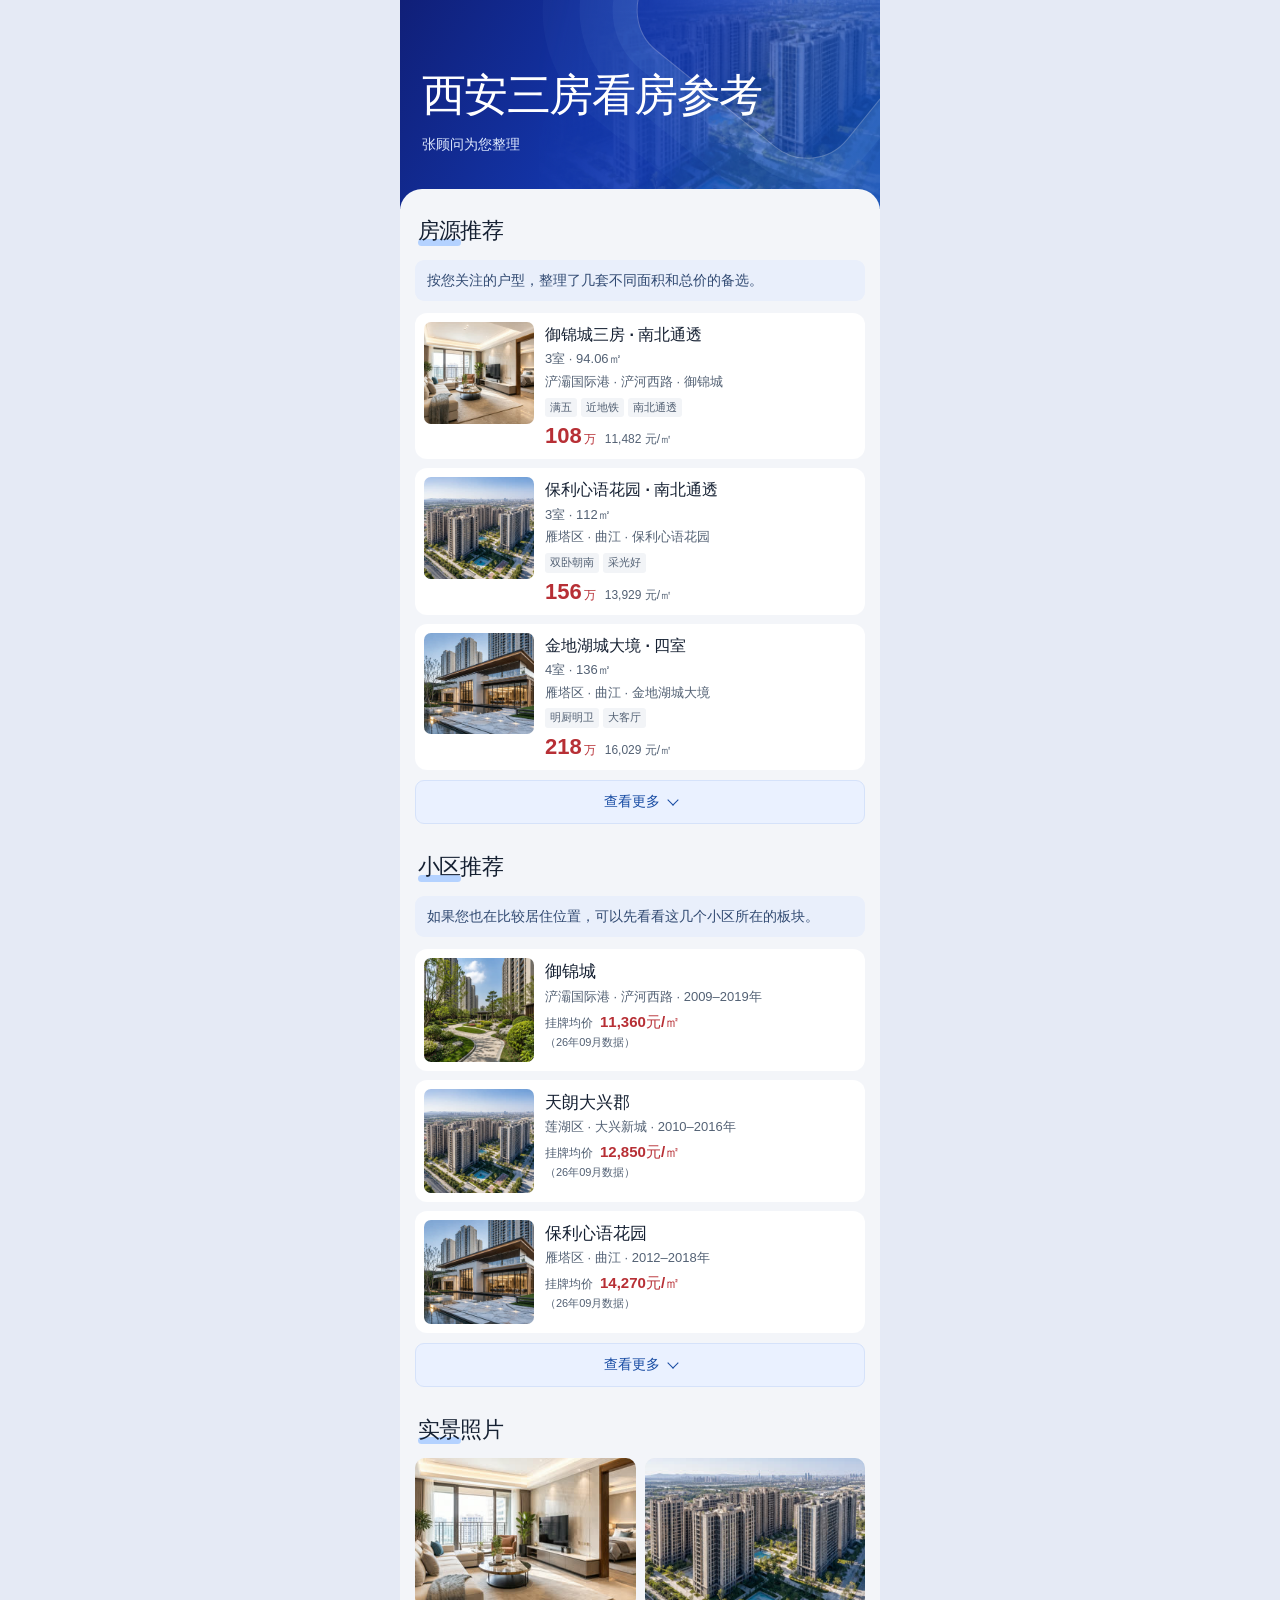
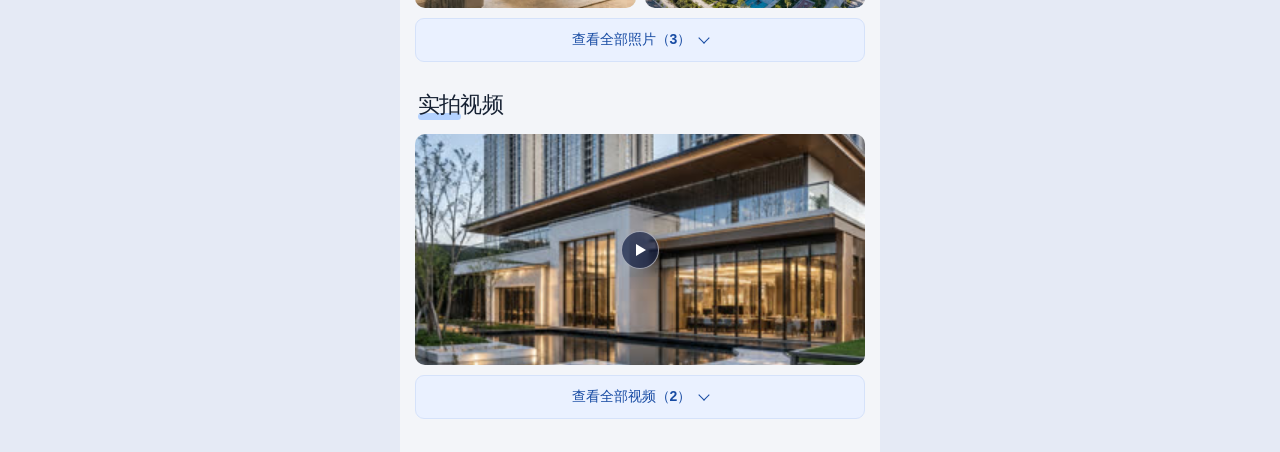
<file: 微信淘房小程序/小B资料库-专属报告原型.html>
<!doctype html>
<html lang="zh-CN">
<head>
<meta charset="utf-8">
<meta name="viewport" content="width=device-width, initial-scale=1, viewport-fit=cover">
<title>专属报告</title>
<style>
:root {
  font-family: -apple-system, BlinkMacSystemFont, "PingFang SC", "Microsoft YaHei", sans-serif;
  color: #152032;
  background: #e5eaf5;
  font-synthesis: none;
}
* { box-sizing: border-box; }
[hidden] { display: none !important; }
body { margin: 0; }
button { font: inherit; }
button:focus-visible { outline: 3px solid #3782ff; outline-offset: 3px; }
.report { max-width: 480px; min-height: 100vh; margin: auto; background: #f3f5f9; }
.hero {
  position: relative;
  isolation: isolate;
  overflow: hidden;
  padding: 0 max(22px, env(safe-area-inset-right)) 54px max(22px, env(safe-area-inset-left));
  color: #fff;
  background: linear-gradient(121deg, #101f78 0%, #143cb8 58%, #2377e8 100%);
}
.hero::before, .hero::after {
  content: "";
  position: absolute;
  z-index: -1;
  pointer-events: none;
}
.hero::before {
  inset: 0 0 0 29%;
  background: linear-gradient(114deg, #1443bd 8%, #1150c254 62%, #092d8de0),
    url("../有客App/thumb-skyline.jpg") center 64% / cover;
  mask-image: linear-gradient(102deg, transparent 3%, #000 67%);
  opacity: .54;
}
.hero::after {
  width: 255px;
  height: 240px;
  top: -116px;
  right: -40px;
  border: 1px solid #fff4;
  border-radius: 52px;
  transform: rotate(39deg);
  box-shadow: 0 0 0 24px #9ed0ff12, 0 0 0 57px #9ed0ff0d, 0 0 0 91px #9ed0ff09;
}
.hero-top { min-height: 69px; padding-top: max(18px, env(safe-area-inset-top)); }
.return-button {
  display: grid;
  place-items: center;
  width: 44px;
  height: 44px;
  margin-left: -12px;
  padding: 0;
  border: 0;
  background: transparent;
  color: #fff;
  cursor: pointer;
}
.return-button[hidden] { display: none; }
.return-button::before {
  content: "";
  width: 10px;
  height: 10px;
  border-left: 2px solid currentColor;
  border-bottom: 2px solid currentColor;
  transform: rotate(45deg);
}
.hero h1 {
  margin: 0;
  max-width: 100%;
  font-size: clamp(31px, 9.4vw, 44px);
  font-weight: 800;
  letter-spacing: -.035em;
  line-height: 1.2;
  overflow-wrap: anywhere;
}
.author { margin: 12px 0 0; color: #e0eaff; font-size: 14px; line-height: 1.5; overflow-wrap: anywhere; }
.content {
  position: relative;
  margin-top: -20px;
  border-radius: 22px 22px 0 0;
  background: #f3f5f9;
  padding: 27px 15px calc(33px + env(safe-area-inset-bottom));
}
.floor + .floor { margin-top: 28px; }
.floor-title {
  width: fit-content;
  position: relative;
  isolation: isolate;
  margin: 0 0 13px 3px;
  font-size: 22px;
  line-height: 1.4;
  font-weight: 780;
  letter-spacing: -.035em;
}
.floor-title::after {
  content: "";
  position: absolute;
  z-index: -1;
  bottom: 1px;
  left: 0;
  width: 43px;
  height: 7px;
  border-radius: 4px;
  background: #b4d2ff;
}
.floor-desc {
  margin: 0 0 12px;
  padding: 10px 12px;
  border-radius: 9px;
  color: #314a72;
  background: #e9effb;
  font-size: 14px;
  line-height: 1.55;
  white-space: pre-wrap;
  overflow-wrap: anywhere;
}
.recommendations { display: grid; gap: 9px; }
.more-recommendations { display: grid; gap: 9px; margin-top: 9px; }
.more-recommendations[hidden] { display: none; }
.more-button {
  display: flex;
  align-items: center;
  justify-content: center;
  gap: 9px;
  width: 100%;
  min-height: 44px;
  margin-top: 10px;
  border: 1px solid #d5e2fa;
  border-radius: 9px;
  background: #eaf1ff;
  color: #174ba3;
  font-size: 14px;
  font-weight: 680;
  cursor: pointer;
}
.more-button:active { background: #dce9ff; }
.more-button::after {
  content: "";
  width: 7px;
  height: 7px;
  border-right: 1.5px solid currentColor;
  border-bottom: 1.5px solid currentColor;
  transform: translateY(-2px) rotate(45deg);
}
.more-button[aria-expanded="true"]::after { transform: translateY(2px) rotate(225deg); }
@media (prefers-reduced-motion: no-preference) {
  .more-recommendations:not([hidden]) { animation: reveal .2s ease-out; }
  @keyframes reveal { from { opacity: 0; transform: translateY(-4px); } to { opacity: 1; transform: translateY(0); } }
}
.recommendation {
  display: grid;
  grid-template-columns: clamp(74px, 25vw, 110px) minmax(0, 1fr);
  gap: 11px;
  padding: 9px;
  align-items: start;
  background: #fff;
  border-radius: 12px;
}
.cover { position: relative; overflow: hidden; background: #dde6f4; }
.recommendation .cover { aspect-ratio: 1.08; border-radius: 7px; }
.cover img, .cover video { display: block; width: 100%; height: 100%; object-fit: cover; }
.card-copy { min-width: 0; padding: 2px 0; text-align: left; }
.card-title { margin: 0; font-size: 16px; line-height: 1.38; font-weight: 750; overflow-wrap: anywhere; }
.card-meta, .card-place { margin: 4px 0 0; color: #536174; font-size: 13px; line-height: 1.45; overflow-wrap: anywhere; }
.card-price {
  margin: 6px 0 0;
  color: #b72f35;
  font-size: 22px;
  line-height: 1.05;
  font-weight: 790;
  font-variant-numeric: tabular-nums;
}
.card-price span { margin-left: 2px; font-size: 12px; font-weight: 700; }
.price-row { display: flex; align-items: baseline; flex-wrap: wrap; gap: 4px 9px; margin-top: 7px; }
.price-row .card-price { margin: 0; }
.unit-price { font-size: 12px; color: #536174; }
.property-tags { display: flex; flex-wrap: wrap; gap: 4px; margin: 6px 0 0; }
.property-tag { border-radius: 3px; padding: 2px 5px; font-size: 11px; line-height: 1.4; color: #536174; background: #f2f4f7; }
.community .cover { aspect-ratio: 1.06; }
.community .card-title { font-size: 17px; }
.market-price { display: flex; flex-wrap: wrap; align-items: baseline; gap: 3px 7px; margin: 6px 0 0; font-size: 12px; color: #536174; }
.market-price strong { color: #b72f35; font-size: 15px; font-variant-numeric: tabular-nums; }
.market-month { flex-basis: 100%; font-size: 11px; color: #536174; }
.media-grid { display: grid; grid-template-columns: repeat(2, minmax(0, 1fr)); gap: 9px; }
.media-card {
  display: block;
  width: 100%;
  padding: 0;
  border: 0;
  border-radius: 10px;
  overflow: hidden;
  cursor: pointer;
}
.media-card .cover { aspect-ratio: 1.47; }
.media-card:only-child { grid-column: 1 / -1; }
.media-card:only-child .cover { aspect-ratio: 1.95; }
.play {
  position: absolute;
  inset: 50% auto auto 50%;
  transform: translate(-50%, -50%);
  display: grid;
  place-items: center;
  width: 38px;
  height: 38px;
  border: 1px solid #fff8;
  border-radius: 50%;
  background: #0d193eaa;
}
.play::after {
  content: "";
  margin-left: 2px;
  border-block: 6px solid transparent;
  border-left: 10px solid white;
}
.viewer {
  width: 100%;
  height: 100%;
  max-width: none;
  max-height: none;
  padding: 56px 18px 20px;
  border: 0;
  background: #0b1222f5;
  color: #fff;
}
.viewer[open] { display: grid; place-items: center; }
.viewer-content { text-align: center; }
.viewer-content img, .viewer-content video { display: block; max-width: 100%; max-height: 79vh; border-radius: 8px; }
.viewer-close {
  position: absolute;
  top: max(16px, env(safe-area-inset-top));
  right: 16px;
  width: 44px;
  height: 44px;
  border: 0;
  border-radius: 50%;
  background: #fff3;
  color: #fff;
  font-size: 26px;
  cursor: pointer;
}
.page-error { margin: 14px 0; color: #536174; text-align: center; }
</style>
</head>
<body>
<div class="report">
  <header class="hero">
    <div class="hero-top"><button class="return-button" type="button" aria-label="返回" hidden></button></div>
    <h1 id="report-title"></h1>
    <p class="author" hidden></p>
  </header>
  <main id="report-content" class="content"></main>
</div>
<dialog id="viewer" class="viewer" aria-label="查看素材">
  <button class="viewer-close" type="button" aria-label="关闭">×</button>
  <div class="viewer-content"></div>
</dialog>
<script src="../report-shared.js"></script>
<script>
const params = new URLSearchParams(location.search);
const floors = {
  房源: { id: 'houses', title: '房源推荐' },
  小区: { id: 'communities', title: '小区推荐' },
  图片: { id: 'images', title: '实景照片' },
  视频: { id: 'videos', title: '实拍视频' }
};
const demo = {
  房源: [
    { ...ReportPrototype.houseExamples['101140402577'], title: '御锦城三房 · 南北通透', cover: 'thumb-living.jpg', room: 3, area: 94.06, price: 108, community: '御锦城', district: '浐灞国际港', block: '浐河西路' },
    { ...ReportPrototype.houseExamples.S4624826410476559, title: '保利心语花园 · 南北通透', cover: 'thumb-skyline.jpg', room: 3, area: 112, price: 156, community: '保利心语花园', district: '雁塔区', block: '曲江' },
    { ...ReportPrototype.houseExamples['101139343423'], title: '金地湖城大境 · 四室', cover: 'thumb-video.jpg', room: 4, area: 136, price: 218, community: '金地湖城大境', district: '雁塔区', block: '曲江' },
    { ...ReportPrototype.houseExamples.S8624826410476521, title: '龙湖香醍国际 · 三室', cover: 'thumb-community.jpg', room: 3, area: 128, price: 188, community: '龙湖香醍国际', district: '灞桥区', block: '浐灞' }
  ],
  小区: [
    { title: '御锦城', cover: 'thumb-community.jpg', district: '浐灞国际港', block: '浐河西路' },
    { title: '天朗大兴郡', cover: 'thumb-skyline.jpg', district: '莲湖区', block: '大兴新城' },
    { title: '保利心语花园', cover: 'thumb-video.jpg', district: '雁塔区', block: '曲江' },
    { title: '龙湖香醍国际', cover: 'thumb-community.jpg', district: '灞桥区', block: '浐灞' }
  ].map(item => ({ ...ReportPrototype.communityExamples[item.title], ...item })),
  图片: [
    { title: '室内实景', cover: 'thumb-living.jpg', assetRef: 'asset-1' },
    { title: '小区环境', cover: 'thumb-community.jpg', assetRef: 'asset-5' },
    { title: '周边街景', cover: 'thumb-skyline.jpg', assetRef: 'asset-photo-3' },
    { title: '公共空间', cover: 'thumb-video.jpg', assetRef: 'asset-photo-4' }
  ],
  视频: [
    { title: '看房实拍', cover: 'thumb-video.jpg', assetRef: 'asset-2' },
    { title: '小区实拍', cover: 'thumb-community.jpg', assetRef: 'asset-video-2' }
  ]
};
const demoDescriptions = {
  房源: '按您关注的户型，整理了几套不同面积和总价的备选。',
  小区: '如果您也在比较居住位置，可以先看看这几个小区所在的板块。'
};
const fromReport = ['items', 'covers', 'details', 'descs'].some(key => params.has(key));
const reportOrder = params.has('components')
  ? [...new Set(params.get('components').split(',').filter(kind => Object.hasOwn(floors, kind)))]
  : Object.keys(floors);

function readObject(key) {
  try { return JSON.parse(params.get(key)) || {}; }
  catch { return {}; }
}

const titles = readObject('items');
const covers = readObject('covers');
const details = readObject('details');
const descriptions = fromReport ? readObject('descs') : demoDescriptions;
const main = document.getElementById('report-content');

function node(tag, className, text) {
  const element = document.createElement(tag);
  if (className) element.className = className;
  if (text) element.textContent = text;
  return element;
}

function fileUrl(value) {
  if (typeof value !== 'string' || !value.trim()) return '';
  if (/^(blob:|https?:|data:)/.test(value)) return value;
  return '../有客App/' + value;
}

function buildCover(item, kind) {
  const cover = node('div', 'cover');
  const url = fileUrl(item.cover);
  if (url) {
    const isLocalVideo = kind === '视频' && url.startsWith('blob:');
    const thumbnail = node(isLocalVideo ? 'video' : 'img');
    thumbnail.src = url;
    if (isLocalVideo) {
      thumbnail.muted = true;
      thumbnail.preload = 'metadata';
      thumbnail.playsInline = true;
      thumbnail.setAttribute('aria-hidden', 'true');
    } else {
      thumbnail.alt = '';
      thumbnail.addEventListener('error', () => thumbnail.remove(), { once: true });
    }
    cover.append(thumbnail);
  }
  return cover;
}

function addLine(parent, className, values) {
  const line = values.filter(Boolean).join(' · ');
  if (line) parent.append(node('p', className, line));
}

const priceFormatter = new Intl.NumberFormat('zh-CN', { maximumFractionDigits: 0 });

function addPropertyPrices(copy, item) {
  const prices = node('div', 'price-row');
  if (Number(item.price) > 0) {
    const total = node('p', 'card-price', String(item.price));
    total.append(node('span', '', '万'));
    prices.append(total);
  }
  const unitPrice = Number(item.unitPrice) > 0 ? Number(item.unitPrice)
    : Number(item.price) > 0 && Number(item.area) > 0 ? Number(item.price) * 10000 / Number(item.area) : 0;
  if (unitPrice > 0) prices.append(node('span', 'unit-price', priceFormatter.format(unitPrice) + ' 元/㎡'));
  if (prices.childElementCount) copy.append(prices);
}

function addMarketPrice(copy, item) {
  const month = /^(\d{4})-(0[1-9]|1[0-2])$/.exec(item.listingMonth || '');
  if (!month || !(Number(item.listingAverage) > 0)) return;
  const market = node('p', 'market-price');
  market.append(
    node('span', '', '挂牌均价'),
    node('strong', '', priceFormatter.format(Number(item.listingAverage)) + '元/㎡'),
    node('span', 'market-month', '（' + month[1].slice(-2) + '年' + month[2] + '月数据）')
  );
  copy.append(market);
}

function addPropertyTags(copy, item) {
  const tags = node('div', 'property-tags');
  const unique = new Set();
  const features = Array.isArray(item.features) ? item.features : String(item.features || '').split(/[,，、]/);
  for (const value of features) {
    const label = typeof value === 'string' ? value.trim() : '';
    if (!label || unique.has(label)) continue;
    unique.add(label);
    tags.append(node('span', 'property-tag', label));
    if (unique.size === 3) break;
  }
  if (tags.childElementCount) copy.append(tags);
}

function recommendation(kind, item) {
  const isHouse = kind === '房源';
  const card = node('article', isHouse ? 'recommendation' : 'recommendation community');
  const copy = node('div', 'card-copy');
  const legacyKey = isHouse && item.title.includes('|');
  const title = legacyKey ? (item.community || '房源信息') : item.title;
  copy.append(node('h3', 'card-title', title));

  if (isHouse) {
    addLine(copy, 'card-meta', [item.room ? item.room + '室' : '', item.area ? item.area + '㎡' : '']);
    addLine(copy, 'card-place', [item.district, item.block, item.community]);
    addPropertyTags(copy, item);
    addPropertyPrices(copy, item);
  } else {
    addLine(copy, 'card-meta', [item.district, item.block, item.buildingPeriod]);
    addMarketPrice(copy, item);
  }
  card.append(buildCover(item, kind), copy);
  return card;
}

function addRecommendations(floor, kind, items) {
  const visibleCount = 3;
  const initial = node('div', 'recommendations');
  initial.append(...items.slice(0, visibleCount).map(item => recommendation(kind, item)));
  floor.append(initial);
  if (items.length <= visibleCount) return;

  const extra = node('div', 'more-recommendations');
  extra.id = floor.id + '-more';
  extra.hidden = true;
  extra.append(...items.slice(visibleCount).map(item => recommendation(kind, item)));
  const toggle = node('button', 'more-button', '查看更多');
  toggle.type = 'button';
  toggle.setAttribute('aria-controls', extra.id);
  toggle.setAttribute('aria-expanded', 'false');
  toggle.addEventListener('click', () => {
    const expand = extra.hidden;
    extra.hidden = !expand;
    toggle.textContent = expand ? '收起' : '查看更多';
    toggle.setAttribute('aria-expanded', String(expand));
    if (!expand) toggle.scrollIntoView({ block: 'nearest' });
  });
  floor.append(extra, toggle);
}

const viewer = document.getElementById('viewer');
const viewerContent = viewer.querySelector('.viewer-content');
let openedAssetRef;
viewer.querySelector('.viewer-close').addEventListener('click', () => viewer.close());
viewer.addEventListener('click', event => { if (event.target === viewer) viewer.close(); });
viewer.addEventListener('close', () => {
  openedAssetRef = undefined;
  viewerContent.replaceChildren();
});

function openMedia(kind, item) {
  if (ReportPrototype.isDisabled(item.assetRef)) return;
  openedAssetRef = item.assetRef;
  const url = fileUrl(item.cover);
  const isVideo = kind === '视频';
  const content = node(isVideo ? 'video' : 'img');
  function showError() {
    viewerContent.textContent = isVideo ? '视频暂时无法播放，请稍后再试' : '照片暂时无法查看，请稍后再试';
  }
  content.addEventListener('error', showError, { once: true });
  viewer.showModal();
  if (isVideo) {
    content.controls = true;
    content.autoplay = true;
    content.playsInline = true;
    if (url && !url.startsWith('blob:')) content.poster = url;
    content.src = item.video || (url.startsWith('blob:') ? url : '报告视频示例.mp4');
  } else {
    if (!url) { showError(); return; }
    content.alt = item.title || '实景照片';
    content.src = url;
  }
  viewerContent.replaceChildren(content);
}

function mediaTile(kind, item) {
  const isVideo = kind === '视频';
  const button = node('button', 'media-card');
  button.type = 'button';
  button.setAttribute('aria-label', isVideo ? '播放视频' : '查看照片');
  const cover = buildCover(item, kind);
  if (isVideo) cover.append(node('span', 'play'));
  button.append(cover);
  button.addEventListener('click', () => openMedia(kind, item));
  return button;
}

function addMediaFloor(floor, kind, items) {
  const initialCount = kind === '图片' ? 2 : 1;
  const initial = node('div', 'media-grid');
  initial.append(...items.slice(0, initialCount).map(item => mediaTile(kind, item)));
  floor.append(initial);
  if (items.length <= initialCount) return;
  const extra = node('div', 'media-grid more-recommendations');
  extra.id = floor.id + '-more';
  extra.hidden = true;
  extra.append(...items.slice(initialCount).map(item => mediaTile(kind, item)));
  const label = kind === '图片' ? '照片' : '视频';
  const toggle = node('button', 'more-button', '查看全部' + label + '（' + items.length + '）');
  toggle.type = 'button';
  toggle.setAttribute('aria-controls', extra.id);
  toggle.setAttribute('aria-expanded', 'false');
  toggle.addEventListener('click', () => {
    const expand = extra.hidden;
    extra.hidden = !expand;
    toggle.textContent = expand ? '收起' + label : '查看全部' + label + '（' + items.length + '）';
    toggle.setAttribute('aria-expanded', String(expand));
    if (!expand) initial.scrollIntoView({ block: 'nearest' });
  });
  floor.append(extra, toggle);
}

function renderFloor(kind) {
  const media = kind === '图片' || kind === '视频';
  const items = fromReport
    ? (Array.isArray(titles[kind]) ? titles[kind] : []).map((title, index) => ({
        ...(details[kind]?.[index] || {}),
        title: String(title),
        cover: covers[kind]?.[index],
        assetRef: media ? details[kind]?.[index]?.assetRef || ReportPrototype.referenceForName(String(title)) : undefined
      }))
    : demo[kind];
  const visibleItems = media ? items.filter(item => !ReportPrototype.isDisabled(item.assetRef)) : items;
  const description = typeof descriptions[kind] === 'string' ? descriptions[kind].trim() : '';
  const existing = document.getElementById(floors[kind].id);
  if (!visibleItems.length && !description) {
    existing?.remove();
    return;
  }

  const floor = node('section', 'floor');
  floor.id = floors[kind].id;
  floor.append(node('h2', 'floor-title', floors[kind].title));
  if (description) floor.append(node('p', 'floor-desc', description));
  if (visibleItems.length) {
    if (!media) {
      addRecommendations(floor, kind, visibleItems);
    } else {
      addMediaFloor(floor, kind, visibleItems);
    }
  }
  if (existing) existing.replaceWith(floor);
  else {
    const after = reportOrder.slice(reportOrder.indexOf(kind) + 1)
      .map(type => document.getElementById(floors[type].id)).find(Boolean);
    main.insertBefore(floor, after || null);
  }
}

function renderEmptyState() {
  main.querySelector('.page-error')?.remove();
  if (!main.childElementCount) main.append(node('p', 'page-error', '这份报告暂时没有可查看的内容'));
}
for (const kind of reportOrder) renderFloor(kind);
renderEmptyState();
ReportPrototype.onAvailabilityChange(() => {
  if (viewer.open && ReportPrototype.isDisabled(openedAssetRef)) {
    viewerContent.replaceChildren();
    viewer.close();
  }
  for (const kind of reportOrder) {
    if (kind === '图片' || kind === '视频') renderFloor(kind);
  }
  renderEmptyState();
});

const reportTitle = params.get('title')?.trim() || (fromReport ? '专属报告' : '西安三房看房参考');
document.getElementById('report-title').textContent = reportTitle;
document.title = reportTitle;
const author = params.get('agent')?.trim() || (fromReport ? '' : '张顾问');
if (author) {
  const byline = document.querySelector('.author');
  byline.textContent = author + '为您整理';
  byline.hidden = false;
}
const returnButton = document.querySelector('.return-button');
if (window.opener || (document.referrer && history.length > 1)) {
  returnButton.hidden = false;
  returnButton.addEventListener('click', () => { if (window.opener) window.close(); else history.back(); });
}
</script>
</body>
</html>
</file>
